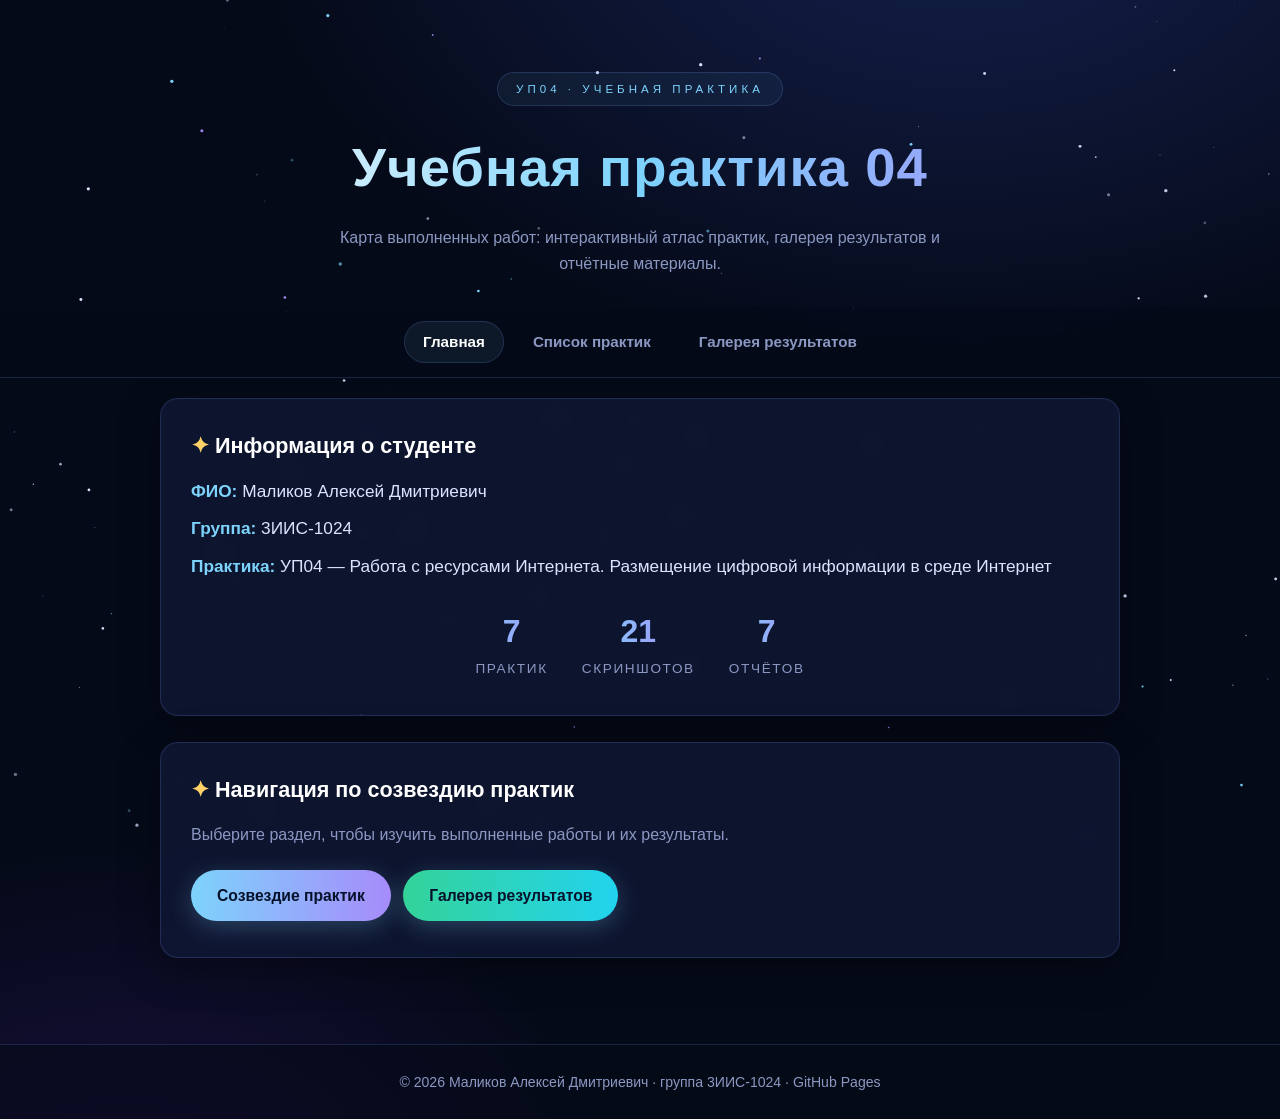
<file: index.html>
<!DOCTYPE html>
<html lang="ru">
<head>
<meta charset="UTF-8">
<meta name="viewport" content="width=device-width, initial-scale=1.0">
<title>Главная — Учебная практика 04</title>
<link rel="stylesheet" href="css/style.css">
</head>
<body>
<canvas id="stars"></canvas>
<div class="page">
<header class="hero">
<span class="kicker">УП04 · Учебная практика</span>
<h1>Учебная практика 04</h1>
<p class="sub">Карта выполненных работ: интерактивный атлас практик, галерея результатов и отчётные материалы.</p>
</header>
<nav class="top"><a href="index.html" class="active">Главная</a><a href="practices.html" class="">Список практик</a><a href="gallery.html" class="">Галерея результатов</a></nav>
<main class="wrap">

<div class="card">
<h2>Информация о студенте</h2>
<div class="info-row"><b>ФИО:</b> Маликов Алексей Дмитриевич</div>
<div class="info-row"><b>Группа:</b> 3ИИС-1024</div>
<div class="info-row"><b>Практика:</b> УП04 — Работа с ресурсами Интернета. Размещение цифровой информации в среде Интернет</div>
<div class="stats">
<div><div class="num">7</div><div class="lbl">практик</div></div>
<div><div class="num">21</div><div class="lbl">скриншотов</div></div>
<div><div class="num">7</div><div class="lbl">отчётов</div></div>
</div>
</div>
<div class="card">
<h2>Навигация по созвездию практик</h2>
<p style="color:var(--muted);margin-bottom:16px">Выберите раздел, чтобы изучить выполненные работы и их результаты.</p>
<a class="btn" href="practices.html">Созвездие практик</a>
<a class="btn green" href="gallery.html">Галерея результатов</a>
</div>

</main>
<footer>© 2026 Маликов Алексей Дмитриевич · группа 3ИИС-1024 · GitHub Pages</footer>
</div>

<script src="js/stars.js"></script>
</body>
</html>
</file>
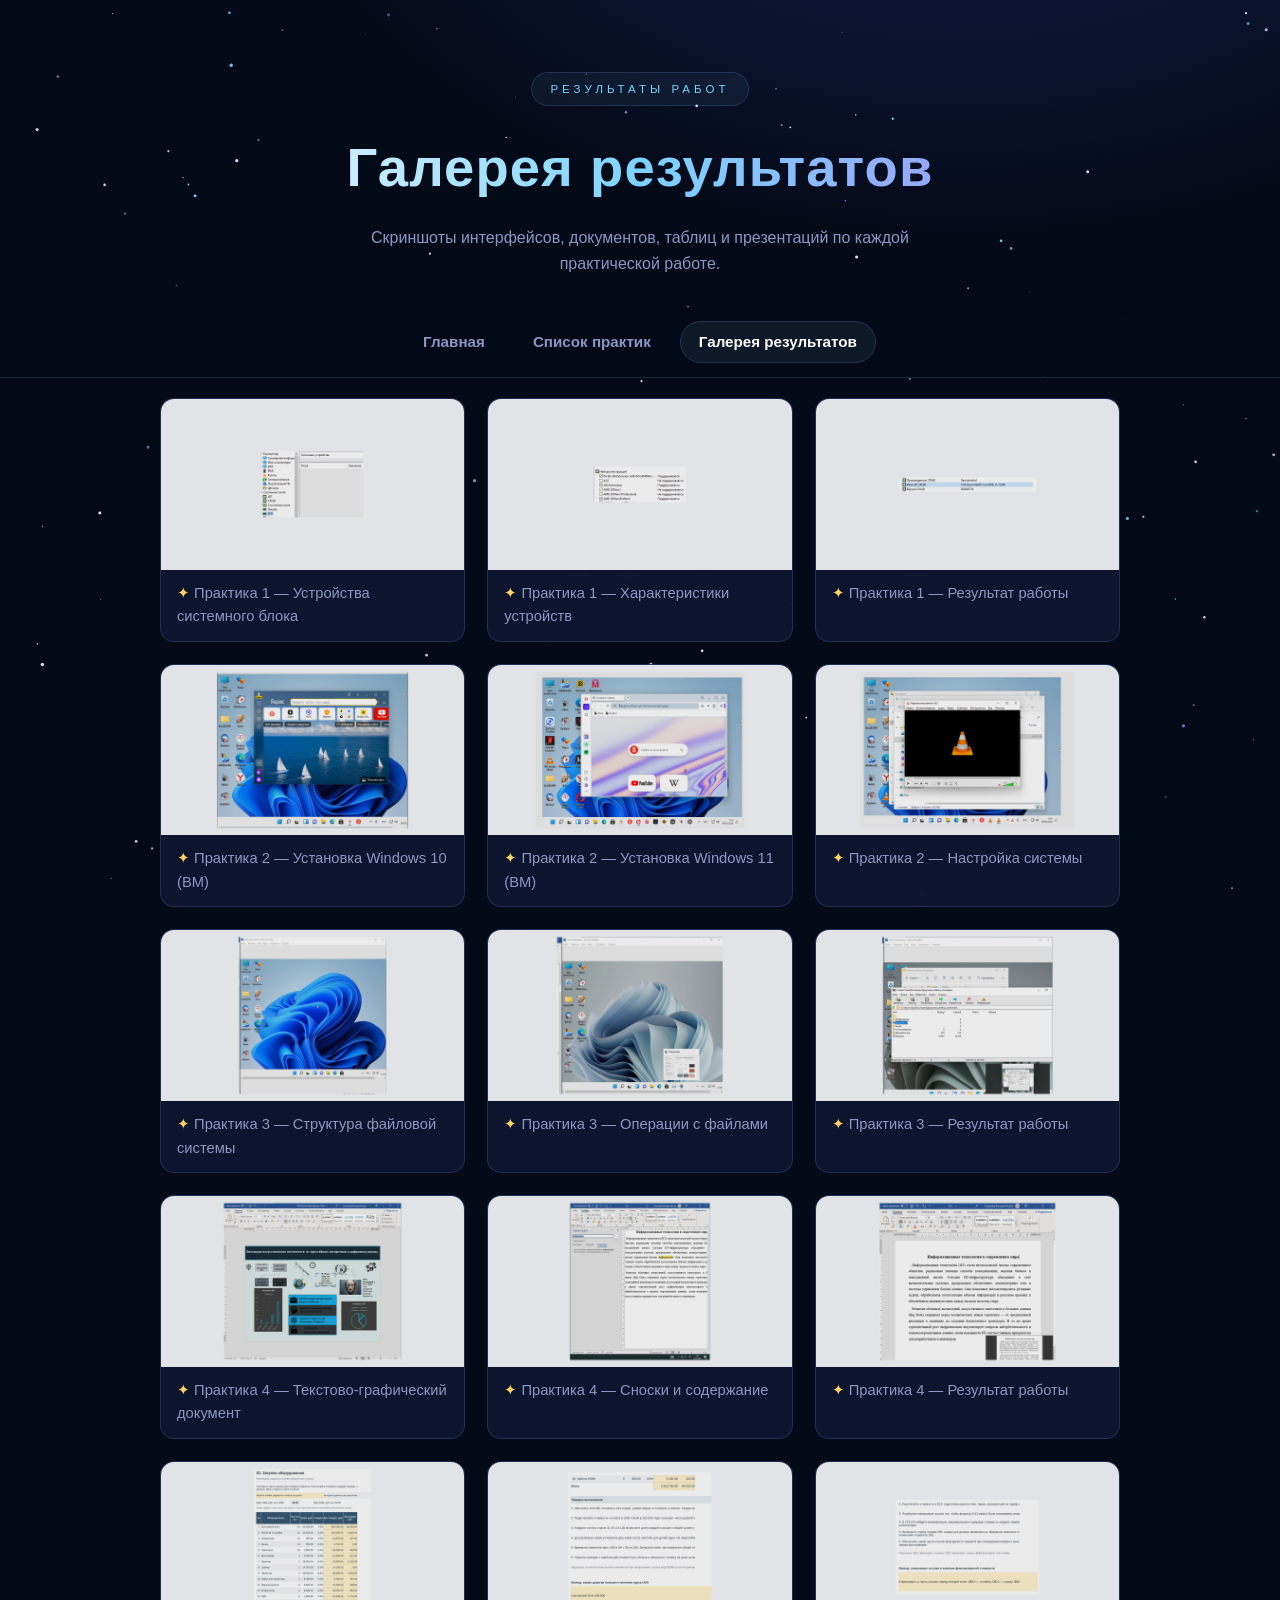
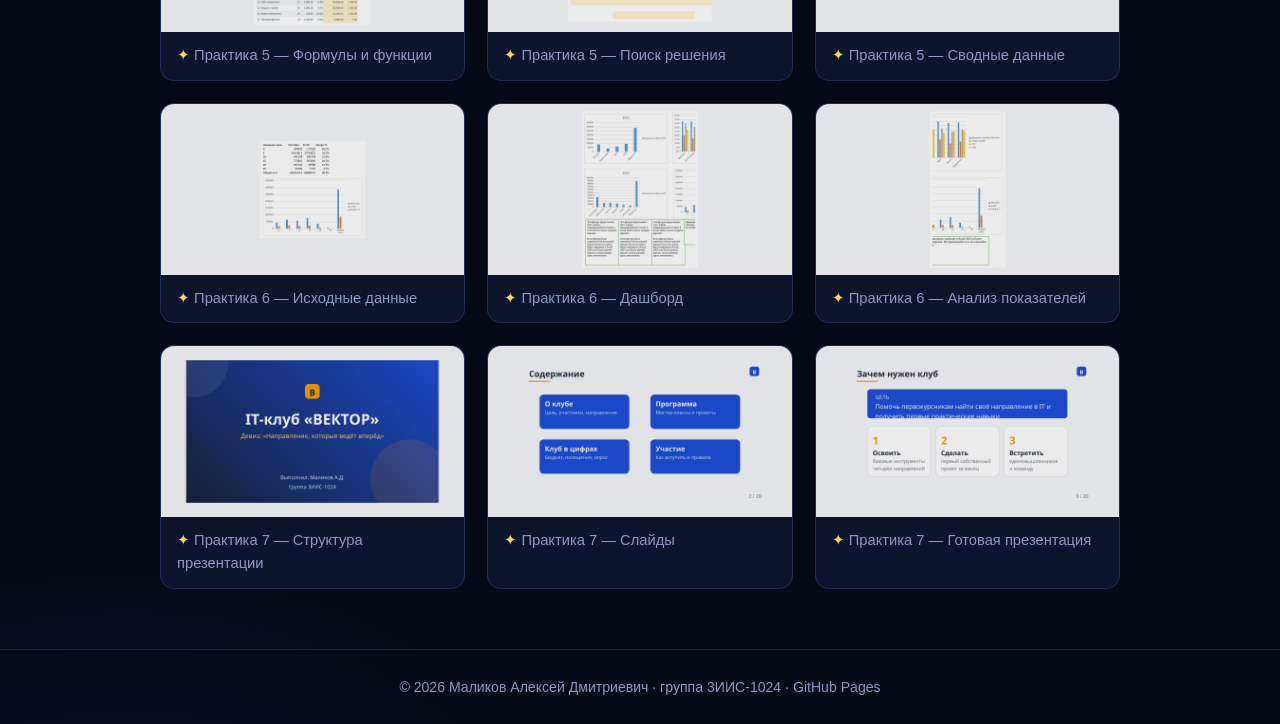
<file: gallery.html>
<!DOCTYPE html>
<html lang="ru">
<head>
<meta charset="UTF-8">
<meta name="viewport" content="width=device-width, initial-scale=1.0">
<title>Галерея результатов — Учебная практика 04</title>
<link rel="stylesheet" href="css/style.css">
</head>
<body>
<canvas id="stars"></canvas>
<div class="page">
<header class="hero">
<span class="kicker">Результаты работ</span>
<h1>Галерея результатов</h1>
<p class="sub">Скриншоты интерфейсов, документов, таблиц и презентаций по каждой практической работе.</p>
</header>
<nav class="top"><a href="index.html" class="">Главная</a><a href="practices.html" class="">Список практик</a><a href="gallery.html" class="active">Галерея результатов</a></nav>
<main class="wrap">
<div class="gallery">
<figure><img src="images/screenshot-01.png" alt="Практика 1 — Устройства системного блока" loading="lazy"><figcaption>Практика 1 — Устройства системного блока</figcaption></figure>
<figure><img src="images/screenshot-02.png" alt="Практика 1 — Характеристики устройств" loading="lazy"><figcaption>Практика 1 — Характеристики устройств</figcaption></figure>
<figure><img src="images/screenshot-03.png" alt="Практика 1 — Результат работы" loading="lazy"><figcaption>Практика 1 — Результат работы</figcaption></figure>
<figure><img src="images/screenshot-04.png" alt="Практика 2 — Установка Windows 10 (ВМ)" loading="lazy"><figcaption>Практика 2 — Установка Windows 10 (ВМ)</figcaption></figure>
<figure><img src="images/screenshot-05.png" alt="Практика 2 — Установка Windows 11 (ВМ)" loading="lazy"><figcaption>Практика 2 — Установка Windows 11 (ВМ)</figcaption></figure>
<figure><img src="images/screenshot-06.png" alt="Практика 2 — Настройка системы" loading="lazy"><figcaption>Практика 2 — Настройка системы</figcaption></figure>
<figure><img src="images/screenshot-07.png" alt="Практика 3 — Структура файловой системы" loading="lazy"><figcaption>Практика 3 — Структура файловой системы</figcaption></figure>
<figure><img src="images/screenshot-08.png" alt="Практика 3 — Операции с файлами" loading="lazy"><figcaption>Практика 3 — Операции с файлами</figcaption></figure>
<figure><img src="images/screenshot-09.png" alt="Практика 3 — Результат работы" loading="lazy"><figcaption>Практика 3 — Результат работы</figcaption></figure>
<figure><img src="images/screenshot-10.png" alt="Практика 4 — Текстово-графический документ" loading="lazy"><figcaption>Практика 4 — Текстово-графический документ</figcaption></figure>
<figure><img src="images/screenshot-11.png" alt="Практика 4 — Сноски и содержание" loading="lazy"><figcaption>Практика 4 — Сноски и содержание</figcaption></figure>
<figure><img src="images/screenshot-12.png" alt="Практика 4 — Результат работы" loading="lazy"><figcaption>Практика 4 — Результат работы</figcaption></figure>
<figure><img src="images/screenshot-13.png" alt="Практика 5 — Формулы и функции" loading="lazy"><figcaption>Практика 5 — Формулы и функции</figcaption></figure>
<figure><img src="images/screenshot-14.png" alt="Практика 5 — Поиск решения" loading="lazy"><figcaption>Практика 5 — Поиск решения</figcaption></figure>
<figure><img src="images/screenshot-15.png" alt="Практика 5 — Сводные данные" loading="lazy"><figcaption>Практика 5 — Сводные данные</figcaption></figure>
<figure><img src="images/screenshot-16.png" alt="Практика 6 — Исходные данные" loading="lazy"><figcaption>Практика 6 — Исходные данные</figcaption></figure>
<figure><img src="images/screenshot-17.png" alt="Практика 6 — Дашборд" loading="lazy"><figcaption>Практика 6 — Дашборд</figcaption></figure>
<figure><img src="images/screenshot-18.png" alt="Практика 6 — Анализ показателей" loading="lazy"><figcaption>Практика 6 — Анализ показателей</figcaption></figure>
<figure><img src="images/screenshot-19.png" alt="Практика 7 — Структура презентации" loading="lazy"><figcaption>Практика 7 — Структура презентации</figcaption></figure>
<figure><img src="images/screenshot-20.png" alt="Практика 7 — Слайды" loading="lazy"><figcaption>Практика 7 — Слайды</figcaption></figure>
<figure><img src="images/screenshot-21.png" alt="Практика 7 — Готовая презентация" loading="lazy"><figcaption>Практика 7 — Готовая презентация</figcaption></figure>
</div>
</main>
<footer>© 2026 Маликов Алексей Дмитриевич · группа 3ИИС-1024 · GitHub Pages</footer>
</div>

<script src="js/stars.js"></script>
<script src="js/lightbox.js"></script>
</body>
</html>
</file>
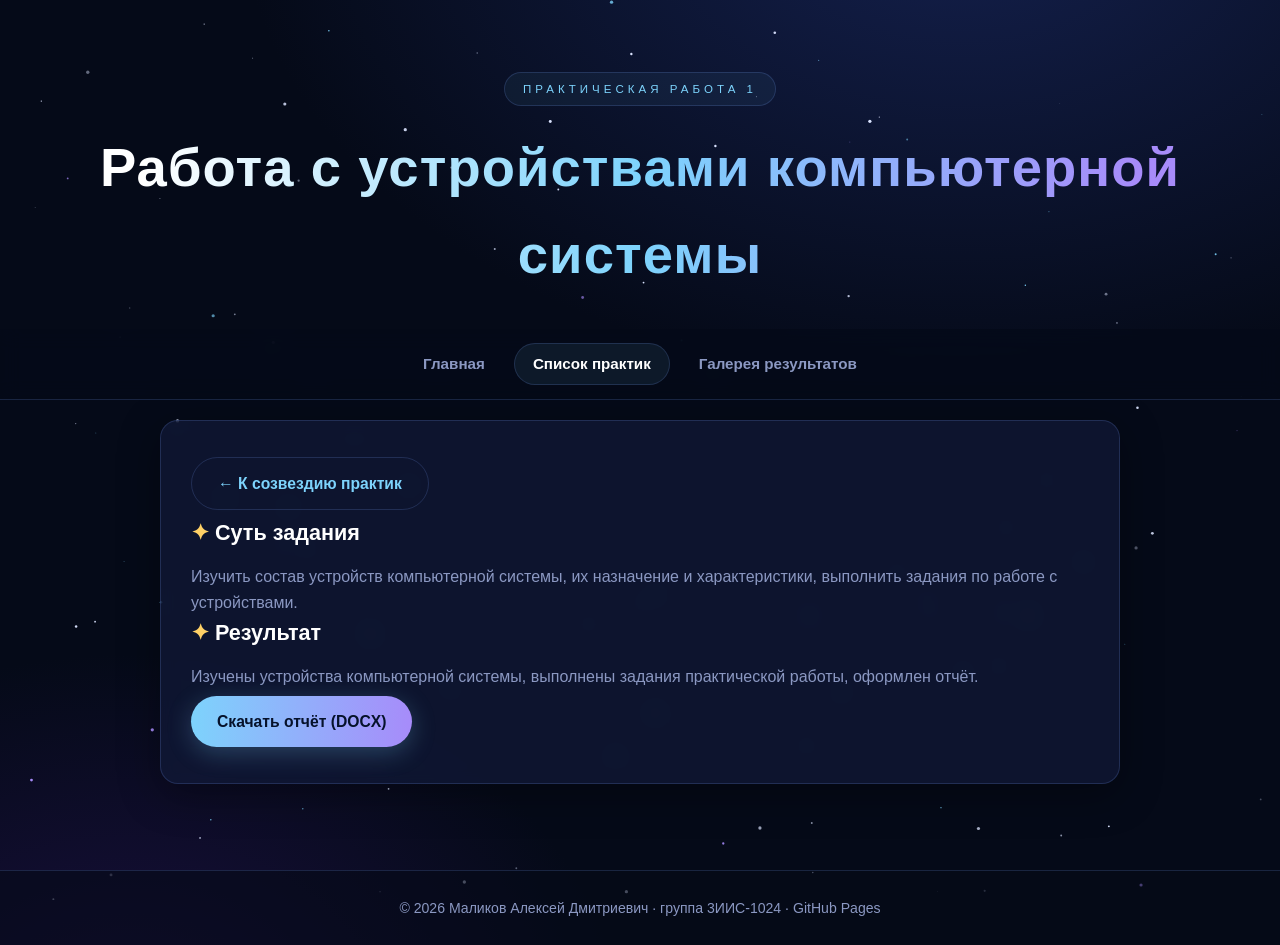
<file: practice-1.html>
<!DOCTYPE html>
<html lang="ru">
<head>
<meta charset="UTF-8">
<meta name="viewport" content="width=device-width, initial-scale=1.0">
<title>Практика 1 — Учебная практика 04</title>
<link rel="stylesheet" href="css/style.css">
</head>
<body>
<canvas id="stars"></canvas>
<div class="page">
<header class="hero">
<span class="kicker">Практическая работа 1</span>
<h1>Работа с устройствами компьютерной системы</h1>

</header>
<nav class="top"><a href="index.html" class="">Главная</a><a href="practices.html" class="active">Список практик</a><a href="gallery.html" class="">Галерея результатов</a></nav>
<main class="wrap">

<div class="card">
<a class="btn ghost" href="practices.html">← К созвездию практик</a>
<h2>Суть задания</h2>
<p style="color:var(--muted)">Изучить состав устройств компьютерной системы, их назначение и характеристики, выполнить задания по работе с устройствами.</p>
<h2>Результат</h2>
<p style="color:var(--muted)">Изучены устройства компьютерной системы, выполнены задания практической работы, оформлен отчёт.</p>
<a class="btn" href="reports/%D0%9F%D1%80%D0%B0%D0%BA%D1%82%D0%B8%D1%87%D0%B5%D1%81%D0%BA%D0%B0%D1%8F%20%D1%80%D0%B0%D0%B1%D0%BE%D1%82%D0%B0%201%20%D0%BE%D1%82%2003.09.26.docx" download>Скачать отчёт (DOCX)</a>
</div>

</main>
<footer>© 2026 Маликов Алексей Дмитриевич · группа 3ИИС-1024 · GitHub Pages</footer>
</div>

<script src="js/stars.js"></script>
</body>
</html>
</file>
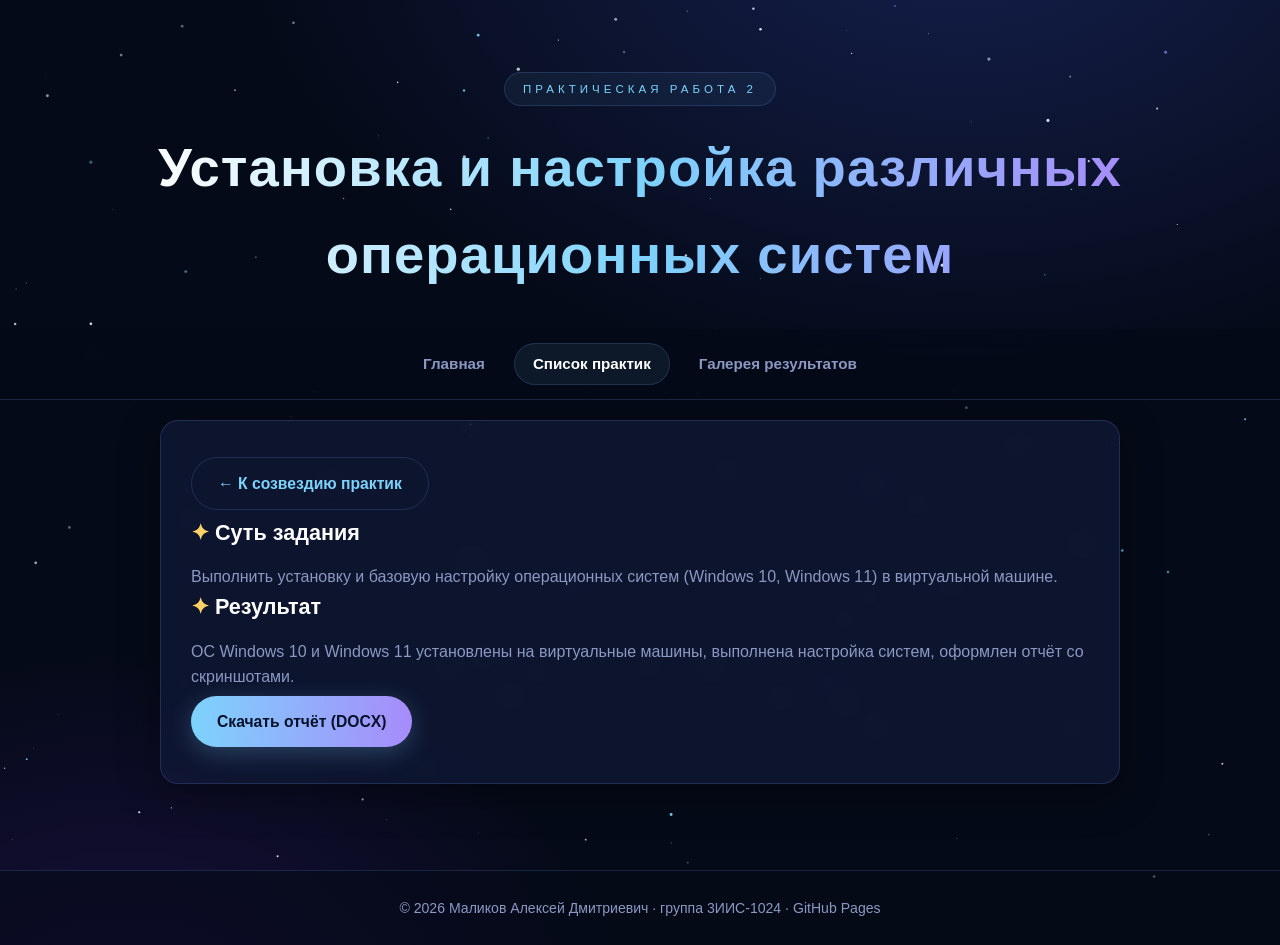
<file: practice-2.html>
<!DOCTYPE html>
<html lang="ru">
<head>
<meta charset="UTF-8">
<meta name="viewport" content="width=device-width, initial-scale=1.0">
<title>Практика 2 — Учебная практика 04</title>
<link rel="stylesheet" href="css/style.css">
</head>
<body>
<canvas id="stars"></canvas>
<div class="page">
<header class="hero">
<span class="kicker">Практическая работа 2</span>
<h1>Установка и настройка различных операционных систем</h1>

</header>
<nav class="top"><a href="index.html" class="">Главная</a><a href="practices.html" class="active">Список практик</a><a href="gallery.html" class="">Галерея результатов</a></nav>
<main class="wrap">

<div class="card">
<a class="btn ghost" href="practices.html">← К созвездию практик</a>
<h2>Суть задания</h2>
<p style="color:var(--muted)">Выполнить установку и базовую настройку операционных систем (Windows 10, Windows 11) в виртуальной машине.</p>
<h2>Результат</h2>
<p style="color:var(--muted)">ОС Windows 10 и Windows 11 установлены на виртуальные машины, выполнена настройка систем, оформлен отчёт со скриншотами.</p>
<a class="btn" href="reports/%D0%9F%D1%80%D0%B0%D0%BA%D1%82%D0%B8%D1%87%D0%B5%D1%81%D0%BA%D0%B0%D1%8F%20%D1%80%D0%B0%D0%B1%D0%BE%D1%82%D0%B0%202%20%D0%BE%D1%82%2008.09.26.docx" download>Скачать отчёт (DOCX)</a>
</div>

</main>
<footer>© 2026 Маликов Алексей Дмитриевич · группа 3ИИС-1024 · GitHub Pages</footer>
</div>

<script src="js/stars.js"></script>
</body>
</html>
</file>
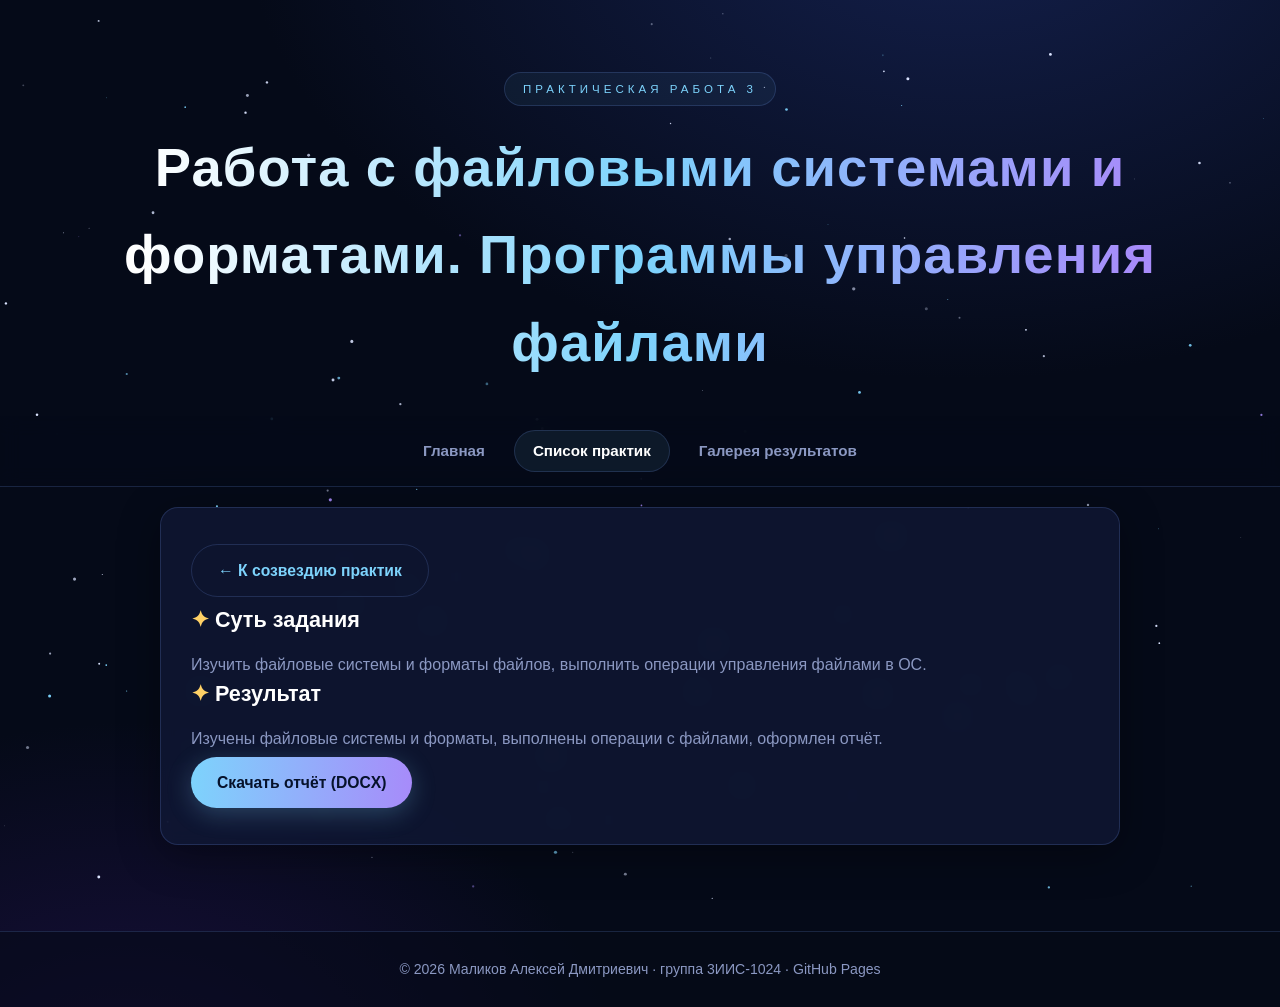
<file: practice-3.html>
<!DOCTYPE html>
<html lang="ru">
<head>
<meta charset="UTF-8">
<meta name="viewport" content="width=device-width, initial-scale=1.0">
<title>Практика 3 — Учебная практика 04</title>
<link rel="stylesheet" href="css/style.css">
</head>
<body>
<canvas id="stars"></canvas>
<div class="page">
<header class="hero">
<span class="kicker">Практическая работа 3</span>
<h1>Работа с файловыми системами и форматами. Программы управления файлами</h1>

</header>
<nav class="top"><a href="index.html" class="">Главная</a><a href="practices.html" class="active">Список практик</a><a href="gallery.html" class="">Галерея результатов</a></nav>
<main class="wrap">

<div class="card">
<a class="btn ghost" href="practices.html">← К созвездию практик</a>
<h2>Суть задания</h2>
<p style="color:var(--muted)">Изучить файловые системы и форматы файлов, выполнить операции управления файлами в ОС.</p>
<h2>Результат</h2>
<p style="color:var(--muted)">Изучены файловые системы и форматы, выполнены операции с файлами, оформлен отчёт.</p>
<a class="btn" href="reports/%D0%9F%D1%80%D0%B0%D0%BA%D1%82%D0%B8%D1%87%D0%B5%D1%81%D0%BA%D0%B0%D1%8F%20%D1%80%D0%B0%D0%B1%D0%BE%D1%82%D0%B0%203%20%D0%BE%D1%82%2012.09.26.docx" download>Скачать отчёт (DOCX)</a>
</div>

</main>
<footer>© 2026 Маликов Алексей Дмитриевич · группа 3ИИС-1024 · GitHub Pages</footer>
</div>

<script src="js/stars.js"></script>
</body>
</html>
</file>
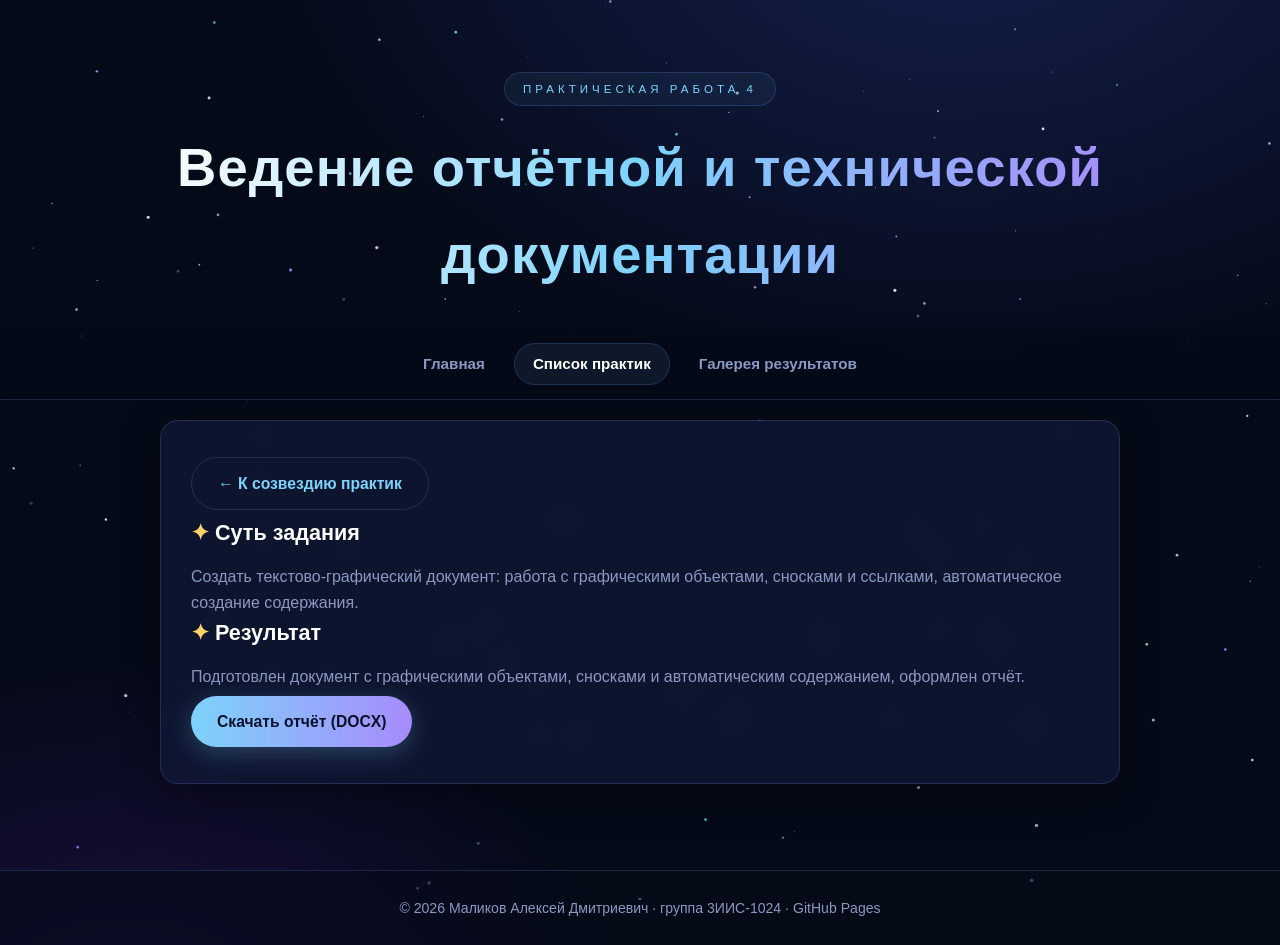
<file: practice-4.html>
<!DOCTYPE html>
<html lang="ru">
<head>
<meta charset="UTF-8">
<meta name="viewport" content="width=device-width, initial-scale=1.0">
<title>Практика 4 — Учебная практика 04</title>
<link rel="stylesheet" href="css/style.css">
</head>
<body>
<canvas id="stars"></canvas>
<div class="page">
<header class="hero">
<span class="kicker">Практическая работа 4</span>
<h1>Ведение отчётной и технической документации</h1>

</header>
<nav class="top"><a href="index.html" class="">Главная</a><a href="practices.html" class="active">Список практик</a><a href="gallery.html" class="">Галерея результатов</a></nav>
<main class="wrap">

<div class="card">
<a class="btn ghost" href="practices.html">← К созвездию практик</a>
<h2>Суть задания</h2>
<p style="color:var(--muted)">Создать текстово-графический документ: работа с графическими объектами, сносками и ссылками, автоматическое создание содержания.</p>
<h2>Результат</h2>
<p style="color:var(--muted)">Подготовлен документ с графическими объектами, сносками и автоматическим содержанием, оформлен отчёт.</p>
<a class="btn" href="reports/%D0%9F%D1%80%D0%B0%D0%BA%D1%82%D0%B8%D1%87%D0%B5%D1%81%D0%BA%D0%B0%D1%8F%20%D1%80%D0%B0%D0%B1%D0%BE%D1%82%D0%B0%204%20%D0%BE%D1%82%2015.09.26.docx" download>Скачать отчёт (DOCX)</a>
</div>

</main>
<footer>© 2026 Маликов Алексей Дмитриевич · группа 3ИИС-1024 · GitHub Pages</footer>
</div>

<script src="js/stars.js"></script>
</body>
</html>
</file>
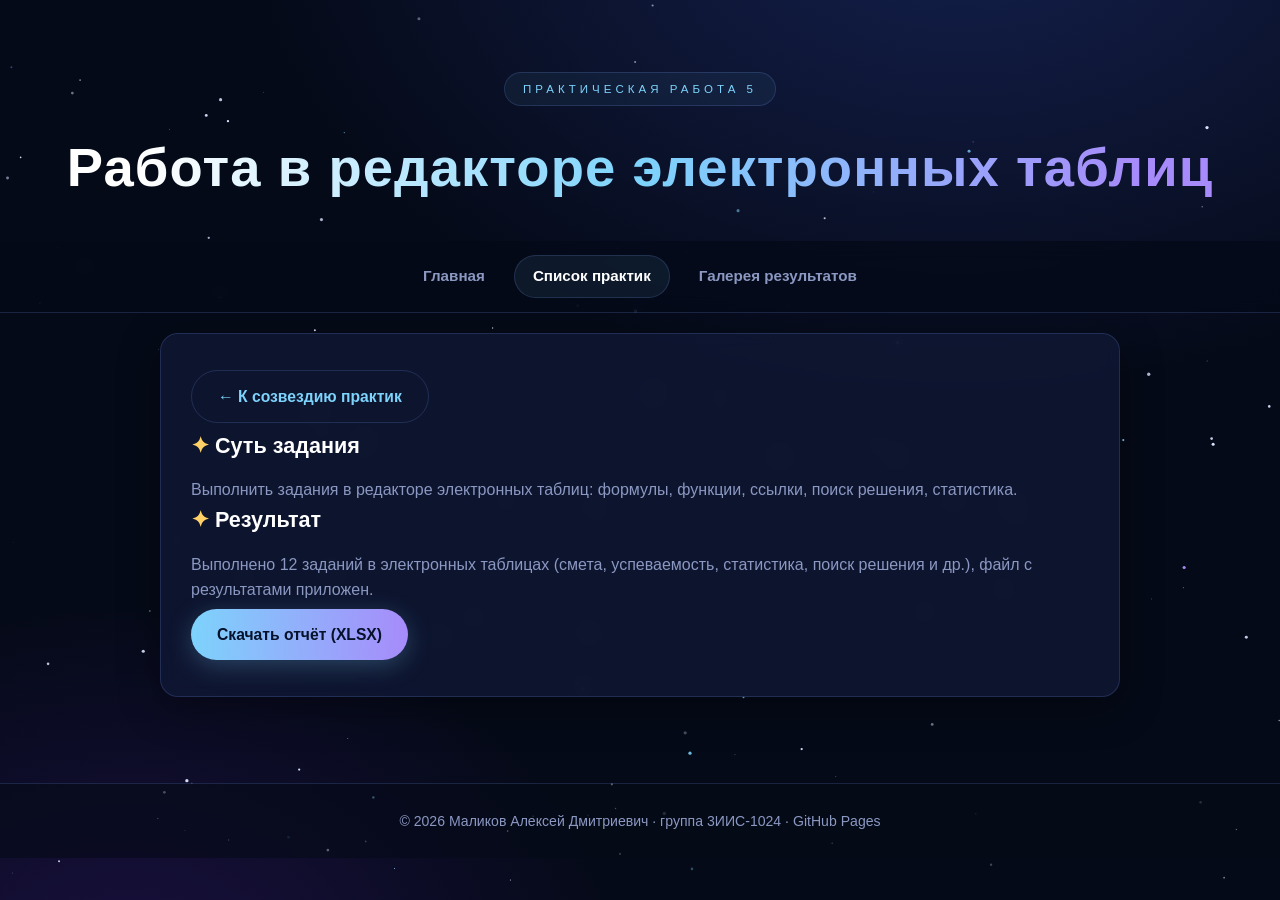
<file: practice-5.html>
<!DOCTYPE html>
<html lang="ru">
<head>
<meta charset="UTF-8">
<meta name="viewport" content="width=device-width, initial-scale=1.0">
<title>Практика 5 — Учебная практика 04</title>
<link rel="stylesheet" href="css/style.css">
</head>
<body>
<canvas id="stars"></canvas>
<div class="page">
<header class="hero">
<span class="kicker">Практическая работа 5</span>
<h1>Работа в редакторе электронных таблиц</h1>

</header>
<nav class="top"><a href="index.html" class="">Главная</a><a href="practices.html" class="active">Список практик</a><a href="gallery.html" class="">Галерея результатов</a></nav>
<main class="wrap">

<div class="card">
<a class="btn ghost" href="practices.html">← К созвездию практик</a>
<h2>Суть задания</h2>
<p style="color:var(--muted)">Выполнить задания в редакторе электронных таблиц: формулы, функции, ссылки, поиск решения, статистика.</p>
<h2>Результат</h2>
<p style="color:var(--muted)">Выполнено 12 заданий в электронных таблицах (смета, успеваемость, статистика, поиск решения и др.), файл с результатами приложен.</p>
<a class="btn" href="reports/%D0%A0%D0%B0%D0%B1%D0%BE%D1%82%D0%B0%20%D0%B2%20%D1%80%D0%B5%D0%B4%D0%B0%D0%BA%D1%82%D0%BE%D1%80%D0%B5%20%D1%8D%D0%BB%D0%B5%D0%BA%D1%82%D1%80%D0%BE%D0%BD%D0%BD%D1%8B%D1%85%20%D1%82%D0%B0%D0%B1%D0%BB%D0%B8%D1%86%20%D0%9C%D0%B0%D0%BB%D0%B8%D0%BA%D0%BE%D0%B2%201024.xlsx" download>Скачать отчёт (XLSX)</a>
</div>

</main>
<footer>© 2026 Маликов Алексей Дмитриевич · группа 3ИИС-1024 · GitHub Pages</footer>
</div>

<script src="js/stars.js"></script>
</body>
</html>
</file>
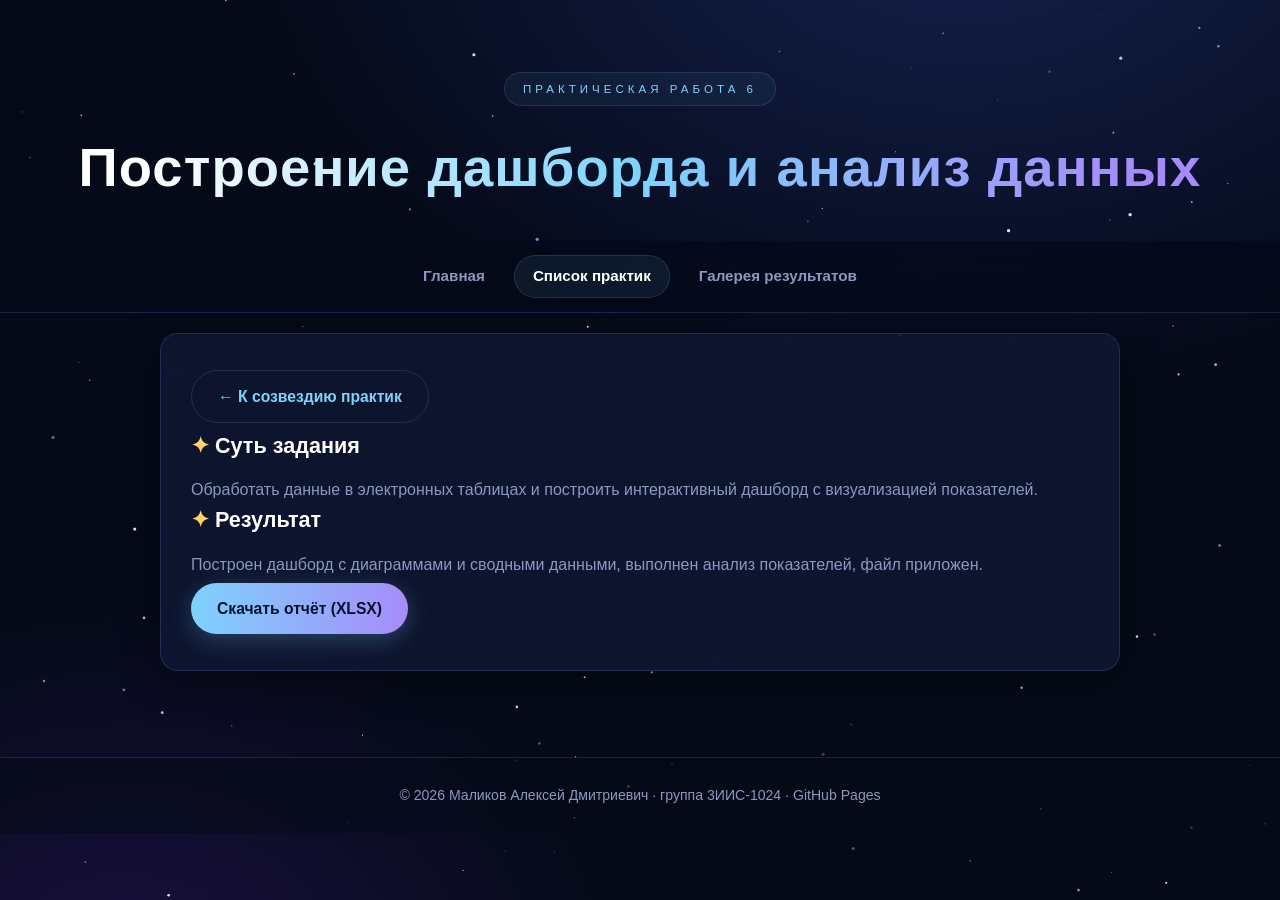
<file: practice-6.html>
<!DOCTYPE html>
<html lang="ru">
<head>
<meta charset="UTF-8">
<meta name="viewport" content="width=device-width, initial-scale=1.0">
<title>Практика 6 — Учебная практика 04</title>
<link rel="stylesheet" href="css/style.css">
</head>
<body>
<canvas id="stars"></canvas>
<div class="page">
<header class="hero">
<span class="kicker">Практическая работа 6</span>
<h1>Построение дашборда и анализ данных</h1>

</header>
<nav class="top"><a href="index.html" class="">Главная</a><a href="practices.html" class="active">Список практик</a><a href="gallery.html" class="">Галерея результатов</a></nav>
<main class="wrap">

<div class="card">
<a class="btn ghost" href="practices.html">← К созвездию практик</a>
<h2>Суть задания</h2>
<p style="color:var(--muted)">Обработать данные в электронных таблицах и построить интерактивный дашборд с визуализацией показателей.</p>
<h2>Результат</h2>
<p style="color:var(--muted)">Построен дашборд с диаграммами и сводными данными, выполнен анализ показателей, файл приложен.</p>
<a class="btn" href="reports/%D0%9A%D0%BD%D0%B8%D0%B3%D0%B0%20%D0%9C%D0%B0%D0%BB%D0%B8%D0%BA%D0%BE%D0%B2%20%D0%90%D0%BB%D0%B5%D0%BA%D1%81%D0%B5%D0%B8%CC%86.xlsx" download>Скачать отчёт (XLSX)</a>
</div>

</main>
<footer>© 2026 Маликов Алексей Дмитриевич · группа 3ИИС-1024 · GitHub Pages</footer>
</div>

<script src="js/stars.js"></script>
</body>
</html>
</file>
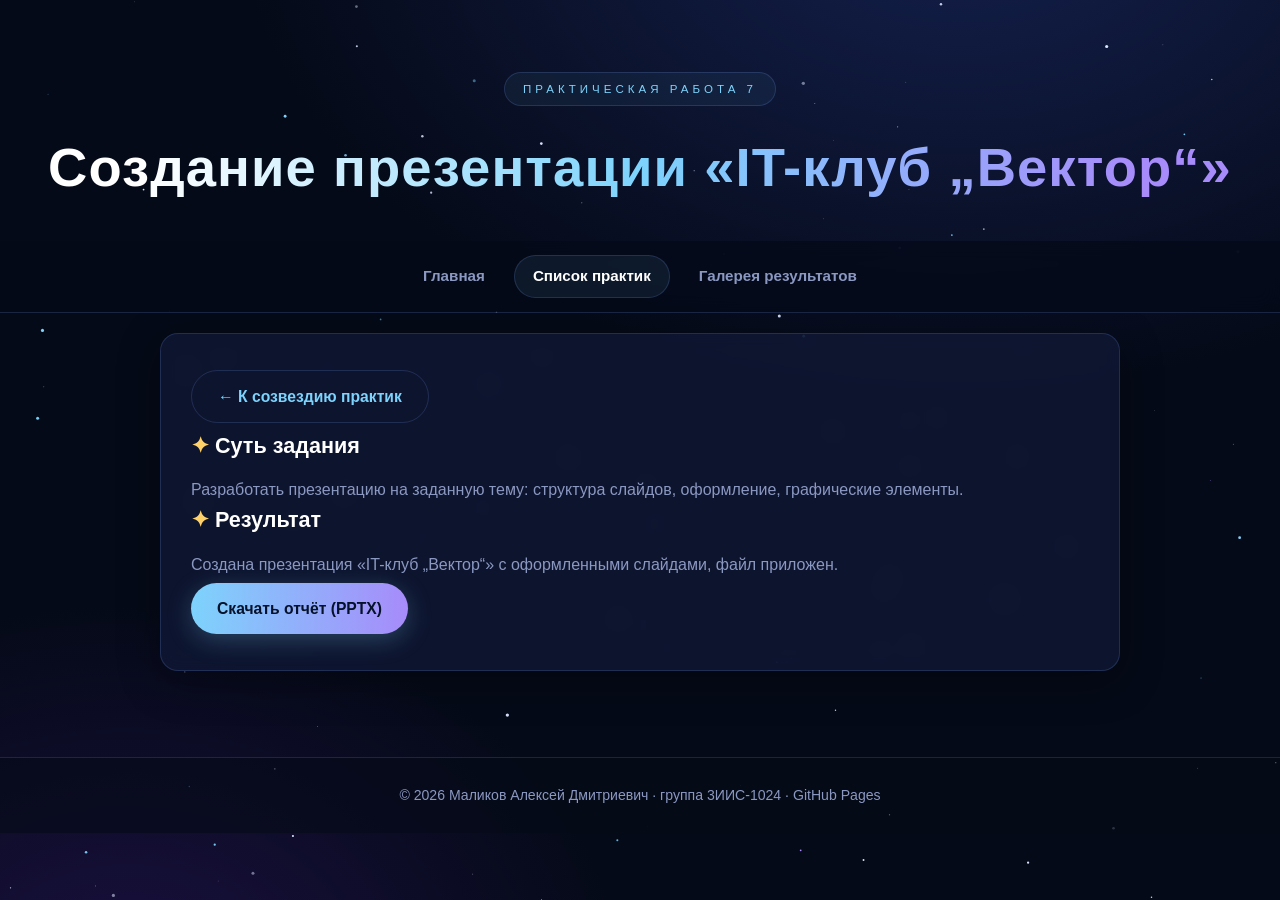
<file: practice-7.html>
<!DOCTYPE html>
<html lang="ru">
<head>
<meta charset="UTF-8">
<meta name="viewport" content="width=device-width, initial-scale=1.0">
<title>Практика 7 — Учебная практика 04</title>
<link rel="stylesheet" href="css/style.css">
</head>
<body>
<canvas id="stars"></canvas>
<div class="page">
<header class="hero">
<span class="kicker">Практическая работа 7</span>
<h1>Создание презентации «IT-клуб „Вектор“»</h1>

</header>
<nav class="top"><a href="index.html" class="">Главная</a><a href="practices.html" class="active">Список практик</a><a href="gallery.html" class="">Галерея результатов</a></nav>
<main class="wrap">

<div class="card">
<a class="btn ghost" href="practices.html">← К созвездию практик</a>
<h2>Суть задания</h2>
<p style="color:var(--muted)">Разработать презентацию на заданную тему: структура слайдов, оформление, графические элементы.</p>
<h2>Результат</h2>
<p style="color:var(--muted)">Создана презентация «IT-клуб „Вектор“» с оформленными слайдами, файл приложен.</p>
<a class="btn" href="reports/IT-%D0%BA%D0%BB%D1%83%D0%B1%20%C2%AB%D0%92%D0%B5%D0%BA%D1%82%D0%BE%D1%80.pptx" download>Скачать отчёт (PPTX)</a>
</div>

</main>
<footer>© 2026 Маликов Алексей Дмитриевич · группа 3ИИС-1024 · GitHub Pages</footer>
</div>

<script src="js/stars.js"></script>
</body>
</html>
</file>
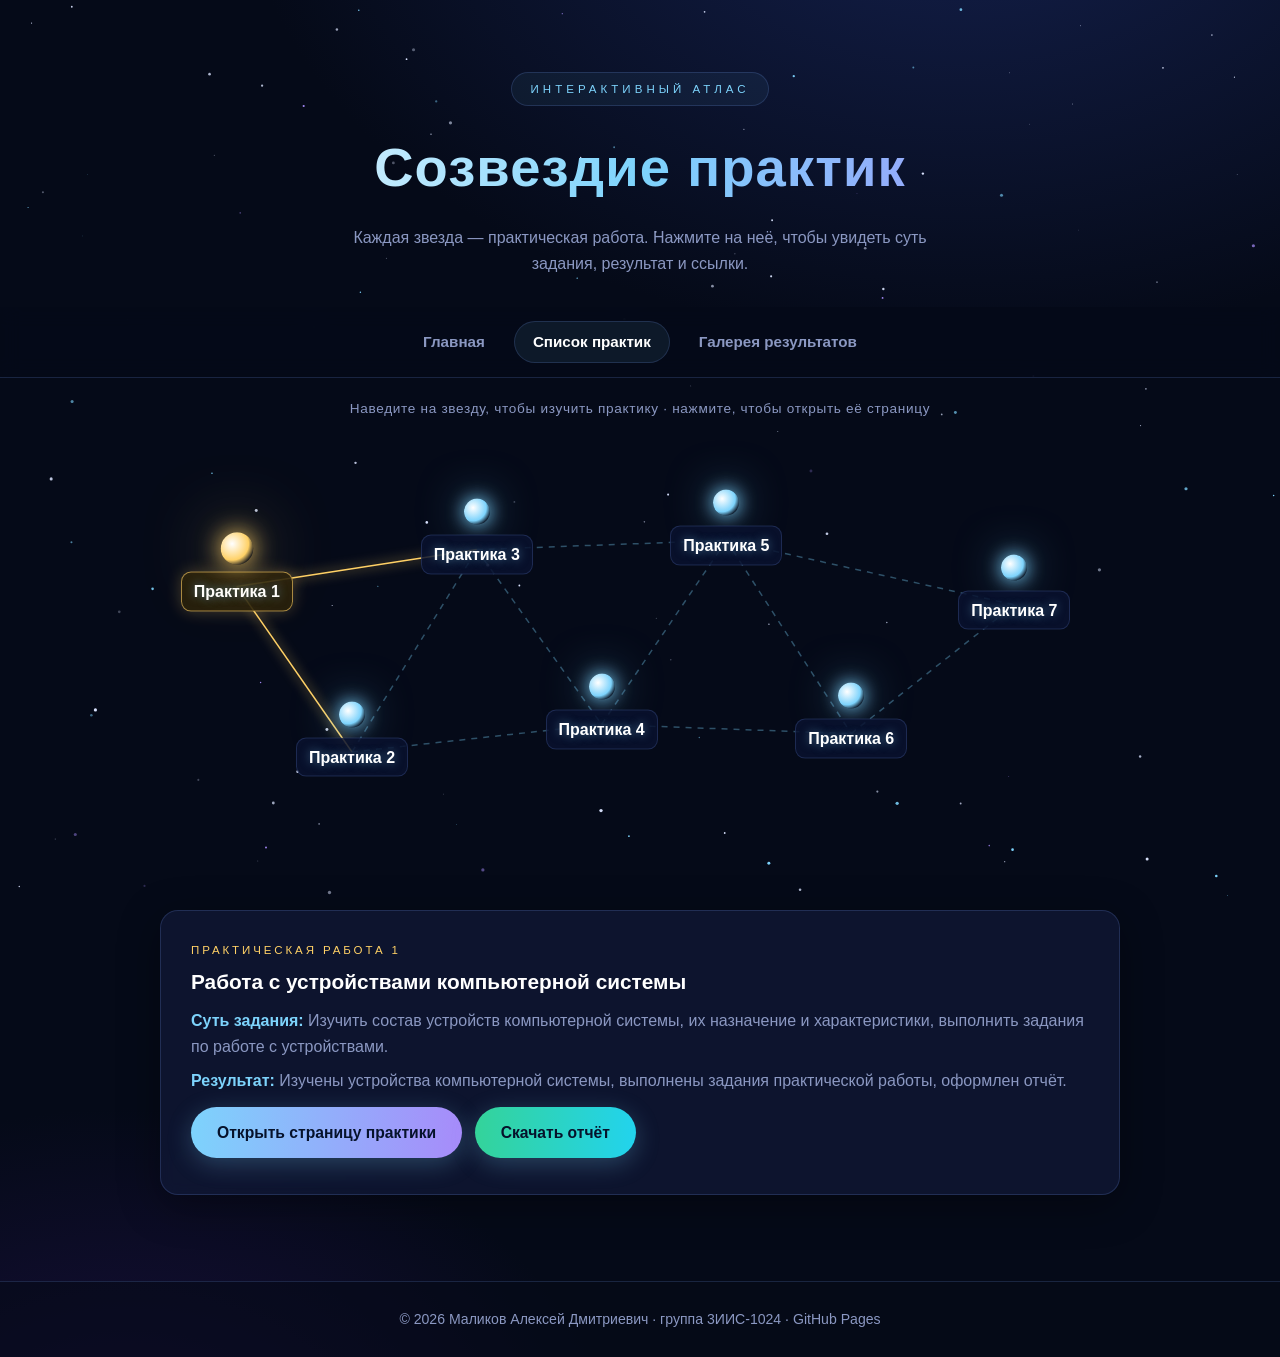
<file: practices.html>
<!DOCTYPE html>
<html lang="ru">
<head>
<meta charset="UTF-8">
<meta name="viewport" content="width=device-width, initial-scale=1.0">
<title>Список практик — Учебная практика 04</title>
<link rel="stylesheet" href="css/style.css">
</head>
<body>
<canvas id="stars"></canvas>
<div class="page">
<header class="hero">
<span class="kicker">Интерактивный атлас</span>
<h1>Созвездие практик</h1>
<p class="sub">Каждая звезда — практическая работа. Нажмите на неё, чтобы увидеть суть задания, результат и ссылки.</p>
</header>
<nav class="top"><a href="index.html" class="">Главная</a><a href="practices.html" class="active">Список практик</a><a href="gallery.html" class="">Галерея результатов</a></nav>
<main class="wrap">

<p class="hint">Наведите на звезду, чтобы изучить практику · нажмите, чтобы открыть её страницу</p>
<div id="atlas"></div>
<div class="card" id="detail"></div>

</main>
<footer>© 2026 Маликов Алексей Дмитриевич · группа 3ИИС-1024 · GitHub Pages</footer>
</div>
<script>window.PRACTICES = [{"id": 1, "title": "Работа с устройствами компьютерной системы", "task": "Изучить состав устройств компьютерной системы, их назначение и характеристики, выполнить задания по работе с устройствами.", "result": "Изучены устройства компьютерной системы, выполнены задания практической работы, оформлен отчёт.", "file": "reports/%D0%9F%D1%80%D0%B0%D0%BA%D1%82%D0%B8%D1%87%D0%B5%D1%81%D0%BA%D0%B0%D1%8F%20%D1%80%D0%B0%D0%B1%D0%BE%D1%82%D0%B0%201%20%D0%BE%D1%82%2003.09.26.docx", "ext": "DOCX"}, {"id": 2, "title": "Установка и настройка различных операционных систем", "task": "Выполнить установку и базовую настройку операционных систем (Windows 10, Windows 11) в виртуальной машине.", "result": "ОС Windows 10 и Windows 11 установлены на виртуальные машины, выполнена настройка систем, оформлен отчёт со скриншотами.", "file": "reports/%D0%9F%D1%80%D0%B0%D0%BA%D1%82%D0%B8%D1%87%D0%B5%D1%81%D0%BA%D0%B0%D1%8F%20%D1%80%D0%B0%D0%B1%D0%BE%D1%82%D0%B0%202%20%D0%BE%D1%82%2008.09.26.docx", "ext": "DOCX"}, {"id": 3, "title": "Работа с файловыми системами и форматами. Программы управления файлами", "task": "Изучить файловые системы и форматы файлов, выполнить операции управления файлами в ОС.", "result": "Изучены файловые системы и форматы, выполнены операции с файлами, оформлен отчёт.", "file": "reports/%D0%9F%D1%80%D0%B0%D0%BA%D1%82%D0%B8%D1%87%D0%B5%D1%81%D0%BA%D0%B0%D1%8F%20%D1%80%D0%B0%D0%B1%D0%BE%D1%82%D0%B0%203%20%D0%BE%D1%82%2012.09.26.docx", "ext": "DOCX"}, {"id": 4, "title": "Ведение отчётной и технической документации", "task": "Создать текстово-графический документ: работа с графическими объектами, сносками и ссылками, автоматическое создание содержания.", "result": "Подготовлен документ с графическими объектами, сносками и автоматическим содержанием, оформлен отчёт.", "file": "reports/%D0%9F%D1%80%D0%B0%D0%BA%D1%82%D0%B8%D1%87%D0%B5%D1%81%D0%BA%D0%B0%D1%8F%20%D1%80%D0%B0%D0%B1%D0%BE%D1%82%D0%B0%204%20%D0%BE%D1%82%2015.09.26.docx", "ext": "DOCX"}, {"id": 5, "title": "Работа в редакторе электронных таблиц", "task": "Выполнить задания в редакторе электронных таблиц: формулы, функции, ссылки, поиск решения, статистика.", "result": "Выполнено 12 заданий в электронных таблицах (смета, успеваемость, статистика, поиск решения и др.), файл с результатами приложен.", "file": "reports/%D0%A0%D0%B0%D0%B1%D0%BE%D1%82%D0%B0%20%D0%B2%20%D1%80%D0%B5%D0%B4%D0%B0%D0%BA%D1%82%D0%BE%D1%80%D0%B5%20%D1%8D%D0%BB%D0%B5%D0%BA%D1%82%D1%80%D0%BE%D0%BD%D0%BD%D1%8B%D1%85%20%D1%82%D0%B0%D0%B1%D0%BB%D0%B8%D1%86%20%D0%9C%D0%B0%D0%BB%D0%B8%D0%BA%D0%BE%D0%B2%201024.xlsx", "ext": "XLSX"}, {"id": 6, "title": "Построение дашборда и анализ данных", "task": "Обработать данные в электронных таблицах и построить интерактивный дашборд с визуализацией показателей.", "result": "Построен дашборд с диаграммами и сводными данными, выполнен анализ показателей, файл приложен.", "file": "reports/%D0%9A%D0%BD%D0%B8%D0%B3%D0%B0%20%D0%9C%D0%B0%D0%BB%D0%B8%D0%BA%D0%BE%D0%B2%20%D0%90%D0%BB%D0%B5%D0%BA%D1%81%D0%B5%D0%B8%CC%86.xlsx", "ext": "XLSX"}, {"id": 7, "title": "Создание презентации «IT-клуб „Вектор“»", "task": "Разработать презентацию на заданную тему: структура слайдов, оформление, графические элементы.", "result": "Создана презентация «IT-клуб „Вектор“» с оформленными слайдами, файл приложен.", "file": "reports/IT-%D0%BA%D0%BB%D1%83%D0%B1%20%C2%AB%D0%92%D0%B5%D0%BA%D1%82%D0%BE%D1%80.pptx", "ext": "PPTX"}];</script>
<script src="js/stars.js"></script>
</body>
</html>
</file>
<file: css/style.css>
:root {
  --bg: #050a18;
  --bg2: #0a1230;
  --panel: rgba(17, 26, 56, .72);
  --line: rgba(120, 160, 255, .18);
  --text: #dbe4ff;
  --muted: #8b98c2;
  --accent: #7dd3fc;
  --accent2: #a78bfa;
  --star: #ffd166;
}
* { margin: 0; padding: 0; box-sizing: border-box; }
html { scroll-behavior: smooth; }
body {
  font-family: 'Segoe UI', 'Inter', Arial, sans-serif;
  background: radial-gradient(1200px 800px at 75% -10%, #14204d 0%, transparent 60%),
              radial-gradient(900px 700px at 10% 110%, #1a1040 0%, transparent 55%),
              var(--bg);
  color: var(--text);
  min-height: 100vh;
  line-height: 1.6;
  overflow-x: hidden;
}
#stars { position: fixed; inset: 0; z-index: 0; pointer-events: none; }
.page { position: relative; z-index: 1; }

header.hero { text-align: center; padding: 72px 20px 30px; }
.kicker {
  display: inline-block; letter-spacing: .35em; font-size: .72rem; text-transform: uppercase;
  color: var(--accent); border: 1px solid var(--line); border-radius: 999px;
  padding: 7px 18px; background: rgba(125, 211, 252, .06); margin-bottom: 18px;
}
header.hero h1 {
  font-size: clamp(2rem, 5vw, 3.4rem); font-weight: 800; letter-spacing: .02em;
  background: linear-gradient(92deg, #fff 10%, var(--accent) 50%, var(--accent2) 90%);
  -webkit-background-clip: text; background-clip: text; color: transparent;
}
header.hero p.sub { color: var(--muted); max-width: 640px; margin: 14px auto 0; }

nav.top {
  display: flex; justify-content: center; gap: 10px; flex-wrap: wrap;
  padding: 14px; position: sticky; top: 0; z-index: 5;
  background: rgba(5, 10, 24, .75); backdrop-filter: blur(10px);
  border-bottom: 1px solid var(--line);
}
nav.top a {
  color: var(--muted); text-decoration: none; font-weight: 600; font-size: .95rem;
  padding: 8px 18px; border-radius: 999px; border: 1px solid transparent; transition: .2s;
}
nav.top a:hover, nav.top a.active { color: #fff; border-color: var(--line); background: rgba(125, 211, 252, .08); }

main.wrap { max-width: 1000px; margin: 0 auto; padding: 20px 20px 60px; }
.card {
  background: var(--panel); border: 1px solid var(--line); border-radius: 18px;
  padding: 30px; margin-bottom: 26px; backdrop-filter: blur(8px);
  box-shadow: 0 10px 40px rgba(0, 0, 0, .35);
}
.card h2 { font-size: 1.35rem; margin-bottom: 14px; color: #fff; }
.card h2::before { content: '✦ '; color: var(--star); }
.info-row { margin-bottom: 10px; font-size: 1.08rem; }
.info-row b { color: var(--accent); font-weight: 700; }

.btn {
  display: inline-block; padding: 13px 26px; border-radius: 999px; text-decoration: none;
  font-weight: 700; font-size: .98rem; transition: .2s; margin: 6px 8px 6px 0;
  color: #06122b; background: linear-gradient(92deg, var(--accent), var(--accent2));
  box-shadow: 0 6px 24px rgba(125, 211, 252, .25);
}
.btn:hover { transform: translateY(-2px); box-shadow: 0 10px 30px rgba(167, 139, 250, .35); }
.btn.ghost {
  background: transparent; color: var(--accent); border: 1px solid var(--line); box-shadow: none;
}
.btn.ghost:hover { background: rgba(125, 211, 252, .08); }
.btn.green { background: linear-gradient(92deg, #34d399, #22d3ee); }

.stats { display: flex; gap: 34px; justify-content: center; flex-wrap: wrap; margin: 26px 0 6px; }
.stats div { text-align: center; }
.stats .num {
  font-size: 2rem; font-weight: 800;
  background: linear-gradient(92deg, var(--accent), var(--accent2));
  -webkit-background-clip: text; background-clip: text; color: transparent;
}
.stats .lbl { color: var(--muted); font-size: .85rem; letter-spacing: .12em; text-transform: uppercase; }

/* ---------- constellation (practices list) ---------- */
#atlas { position: relative; width: 100%; height: 460px; margin: 10px 0 20px; }
#atlas svg { position: absolute; inset: 0; width: 100%; height: 100%; }
#atlas svg line { stroke: rgba(125, 211, 252, .35); stroke-width: 1.5; stroke-dasharray: 6 6; transition: .25s; }
#atlas svg line.lit { stroke: var(--star); stroke-dasharray: none; filter: drop-shadow(0 0 6px var(--star)); }
.star {
  position: absolute; transform: translate(-50%, -50%); cursor: pointer; text-align: center; width: 170px;
  user-select: none;
}
.star .dot {
  width: 26px; height: 26px; margin: 0 auto 10px; border-radius: 50%;
  background: radial-gradient(circle at 35% 35%, #fff, var(--accent) 55%, transparent 78%);
  box-shadow: 0 0 18px var(--accent), 0 0 46px rgba(125, 211, 252, .55);
  transition: .25s;
}
.star:hover .dot, .star.sel .dot {
  background: radial-gradient(circle at 35% 35%, #fff, var(--star) 55%, transparent 78%);
  box-shadow: 0 0 20px var(--star), 0 0 58px rgba(255, 209, 102, .7); transform: scale(1.25);
}
.star .name {
  display: inline-block; font-size: 1rem; font-weight: 700; color: #fff;
  background: rgba(10, 18, 48, .85); border: 1px solid var(--line); border-radius: 10px;
  padding: 6px 12px; text-shadow: 0 0 10px rgba(125, 211, 252, .5);
  transition: .2s;
}
.star:hover .name, .star.sel .name {
  border-color: rgba(255, 209, 102, .6); background: rgba(42, 33, 12, .9);
  box-shadow: 0 0 16px rgba(255, 209, 102, .25);
}
.star .go { display: block; margin-top: 6px; font-size: .75rem; color: var(--accent); opacity: 0; transition: .2s; }
.star:hover .go { opacity: 1; }

#detail { min-height: 210px; }
#detail .tag { color: var(--star); letter-spacing: .25em; font-size: .72rem; text-transform: uppercase; }
#detail h3 { color: #fff; margin: 6px 0 10px; font-size: 1.3rem; }
#detail p { color: var(--muted); margin-bottom: 8px; }
#detail p b { color: var(--accent); }
.hint { text-align: center; color: var(--muted); font-size: .85rem; margin-bottom: 8px; letter-spacing: .05em; }

ul.practices { list-style: none; }
ul.practices li { padding: 14px 0; border-bottom: 1px solid var(--line); }
ul.practices a { color: var(--text); font-weight: 600; text-decoration: none; }
ul.practices a:hover { color: var(--accent); text-decoration: underline; }

/* ---------- gallery ---------- */
.gallery { display: grid; grid-template-columns: repeat(auto-fill, minmax(260px, 1fr)); gap: 22px; }
.gallery figure {
  background: var(--panel); border: 1px solid var(--line); border-radius: 14px; overflow: hidden;
  transition: .25s; backdrop-filter: blur(6px);
}
.gallery figure:hover { transform: translateY(-4px); border-color: rgba(125, 211, 252, .45); box-shadow: 0 12px 34px rgba(0,0,0,.45); }
.gallery img { width: 100%; display: block; filter: brightness(.92); }
.gallery figcaption { padding: 12px 16px; font-size: .92rem; color: var(--muted); }
.gallery figcaption::before { content: '✦ '; color: var(--star); }

/* ---------- lightbox ---------- */
#lightbox {
  position: fixed; inset: 0; z-index: 100; display: none;
  background: rgba(3, 6, 16, .92); backdrop-filter: blur(6px);
  align-items: center; justify-content: center;
}
#lightbox.open { display: flex; animation: lbIn .2s ease; }
@keyframes lbIn { from { opacity: 0; } to { opacity: 1; } }
.lb-figure { max-width: min(92vw, 1280px); text-align: center; }
.lb-figure img {
  max-width: 100%; max-height: 80vh; border-radius: 12px;
  background: #f5f7fa; border: 1px solid var(--line); box-shadow: 0 20px 80px rgba(0, 0, 0, .6);
}
.lb-figure figcaption { margin-top: 14px; color: var(--text); font-size: 1.05rem; }
.lb-btn {
  position: absolute; z-index: 101; border: 1px solid var(--line);
  background: rgba(17, 26, 56, .85); color: #fff; cursor: pointer;
  border-radius: 50%; transition: .2s; line-height: 1;
}
.lb-btn:hover { background: rgba(125, 211, 252, .2); border-color: var(--accent); }
.lb-close { top: 20px; right: 24px; width: 46px; height: 46px; font-size: 1.2rem; }
.lb-prev, .lb-next { top: 50%; transform: translateY(-50%); width: 54px; height: 54px; font-size: 2rem; }
.lb-prev { left: 20px; } .lb-next { right: 20px; }
.lb-count { position: absolute; bottom: 22px; left: 50%; transform: translateX(-50%);
  color: var(--muted); font-size: .95rem; letter-spacing: .1em; }

footer { position: relative; z-index: 1; text-align: center; padding: 26px; color: var(--muted); font-size: .88rem; border-top: 1px solid var(--line); background: rgba(5,10,24,.6); }

@media (max-width: 640px) {
  #atlas { height: 560px; }
  .star { width: 100px; }
  .stats { gap: 20px; }
}
</file>
